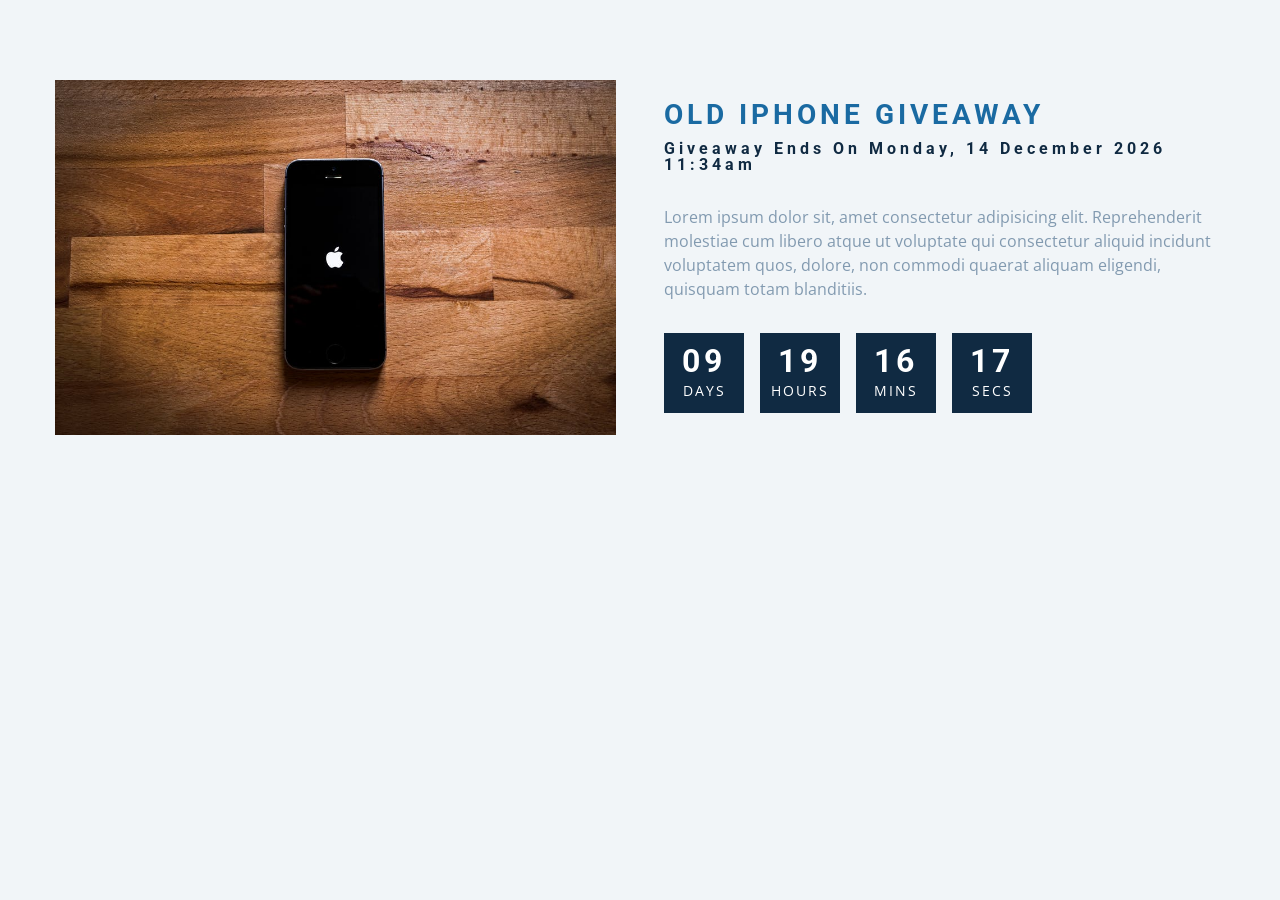
<file: index.html>
<!DOCTYPE html>
<html lang="en">

<head>
    <meta charset="UTF-8">
    <meta name="viewport" content="width=device-width, initial-scale=1.0">
    <link rel="stylesheet" href="./counter.css">
    <title>count down</title>
</head>

<body>
    <section class="section-center-downCounter">
        <!-- image -->
        <article class="gift-img">
            <img src="./gift.jpeg" alt="gift" />
        </article>
        <!-- info -->
        <article class="gift-info">
            <h3>old iphone giveaway</h3>
            <h4 class="giveaway">
                giveaway ends on Sunday, 24 April 2020, 8:00am
            </h4>
            <p>
                Lorem ipsum dolor sit, amet consectetur adipisicing elit.
                Reprehenderit molestiae cum libero atque ut voluptate qui consectetur
                aliquid incidunt voluptatem quos, dolore, non commodi quaerat aliquam
                eligendi, quisquam totam blanditiis.
            </p>
            <div class="deadline">
                <!-- days -->
                <div class="deadline-format">
                    <div>
                        <h4 class="days">34</h4>
                        <span>days</span>
                    </div>
                </div>
                <!-- end of days -->
                <!-- days -->
                <div class="deadline-format">
                    <div>
                        <h4 class="hours">34</h4>
                        <span>hours</span>
                    </div>
                </div>
                <!-- end of days -->
                <!-- minutes -->
                <div class="deadline-format">
                    <div>
                        <h4 class="minutes">34</h4>
                        <span>mins</span>
                    </div>
                </div>
                <!-- end of days -->
                <!-- minutes -->
                <div class="deadline-format">
                    <div>
                        <h4 class="seconds">34</h4>
                        <span>secs</span>
                    </div>
                </div>
                <!-- end of days -->
            </div>
        </article>
    </section>
    <script src="./countDown.js"></script>
</body>

</html>
</file>
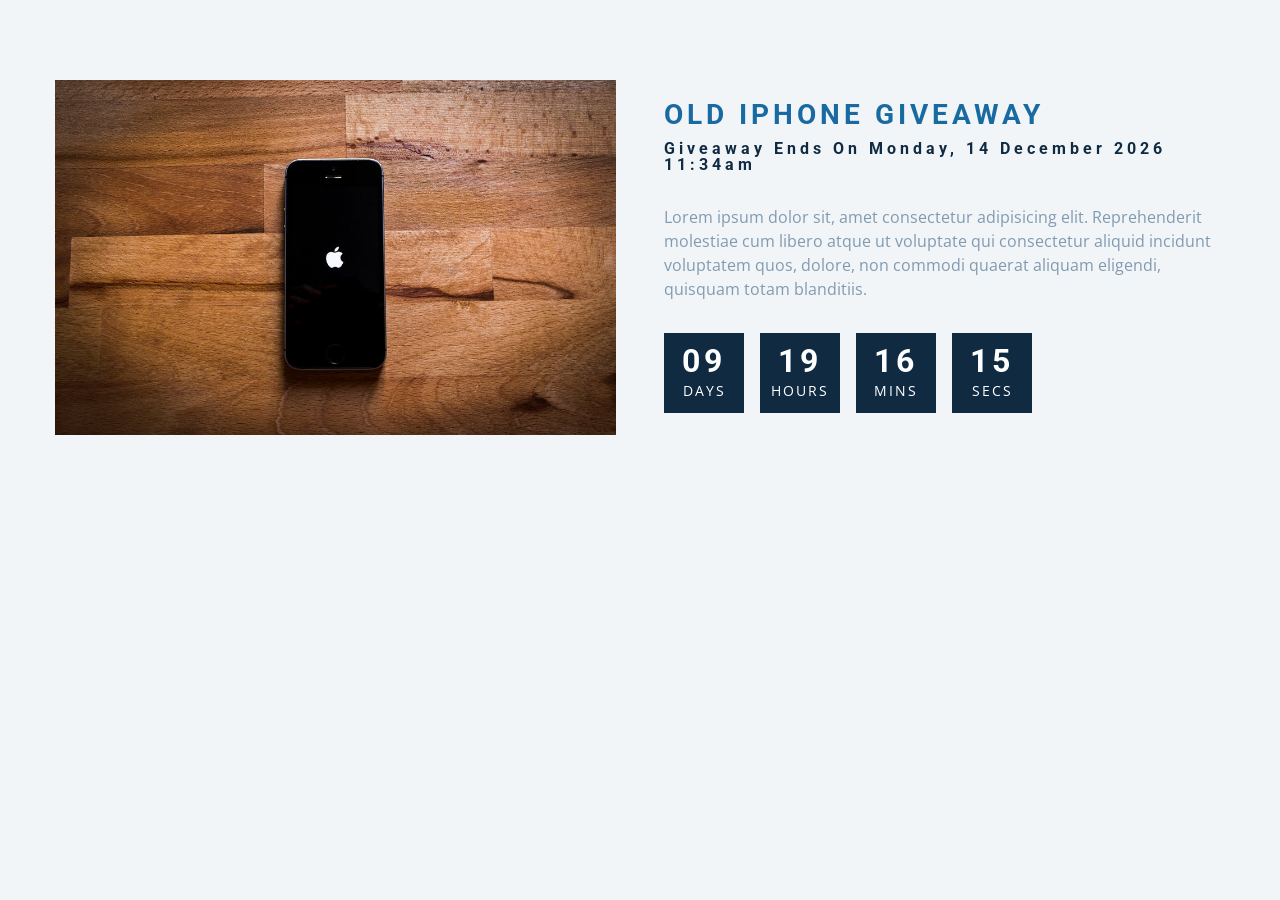
<file: countDown.html>
<!DOCTYPE html>
<html lang="en">

<head>
    <meta charset="UTF-8">
    <meta name="viewport" content="width=device-width, initial-scale=1.0">
    <link rel="stylesheet" href="./counter.css">
    <title>count down</title>
</head>

<body>
    <section class="section-center-downCounter">
        <!-- image -->
        <article class="gift-img">
            <img src="./gift.jpeg" alt="gift" />
        </article>
        <!-- info -->
        <article class="gift-info">
            <h3>old iphone giveaway</h3>
            <h4 class="giveaway">
                giveaway ends on Sunday, 24 April 2020, 8:00am
            </h4>
            <p>
                Lorem ipsum dolor sit, amet consectetur adipisicing elit.
                Reprehenderit molestiae cum libero atque ut voluptate qui consectetur
                aliquid incidunt voluptatem quos, dolore, non commodi quaerat aliquam
                eligendi, quisquam totam blanditiis.
            </p>
            <div class="deadline">
                <!-- days -->
                <div class="deadline-format">
                    <div>
                        <h4 class="days">34</h4>
                        <span>days</span>
                    </div>
                </div>
                <!-- end of days -->
                <!-- days -->
                <div class="deadline-format">
                    <div>
                        <h4 class="hours">34</h4>
                        <span>hours</span>
                    </div>
                </div>
                <!-- end of days -->
                <!-- minutes -->
                <div class="deadline-format">
                    <div>
                        <h4 class="minutes">34</h4>
                        <span>mins</span>
                    </div>
                </div>
                <!-- end of days -->
                <!-- minutes -->
                <div class="deadline-format">
                    <div>
                        <h4 class="seconds">34</h4>
                        <span>secs</span>
                    </div>
                </div>
                <!-- end of days -->
            </div>
        </article>
    </section>
    <script src="./countDown.js"></script>
</body>

</html>
</file>
<file: counter.css>
/*
=============== 
Fonts
===============
*/
@import url("https://fonts.googleapis.com/css?family=Open+Sans|Roboto:400,700&display=swap");

/*
=============== 
Variables
===============
*/

:root {
    /* dark shades of primary color*/
    --clr-primary-1: hsl(205, 86%, 17%);
    --clr-primary-2: hsl(205, 77%, 27%);
    --clr-primary-3: hsl(205, 72%, 37%);
    --clr-primary-4: hsl(205, 63%, 48%);
    /* primary/main color */
    --clr-primary-5: hsl(205, 78%, 60%);
    /* lighter shades of primary color */
    --clr-primary-6: hsl(205, 89%, 70%);
    --clr-primary-7: hsl(205, 90%, 76%);
    --clr-primary-8: hsl(205, 86%, 81%);
    --clr-primary-9: hsl(205, 90%, 88%);
    --clr-primary-10: hsl(205, 100%, 96%);
    /* darkest grey - used for headings */
    --clr-grey-1: hsl(209, 61%, 16%);
    --clr-grey-2: hsl(211, 39%, 23%);
    --clr-grey-3: hsl(209, 34%, 30%);
    --clr-grey-4: hsl(209, 28%, 39%);
    /* grey used for paragraphs */
    --clr-grey-5: hsl(210, 22%, 49%);
    --clr-grey-6: hsl(209, 23%, 60%);
    --clr-grey-7: hsl(211, 27%, 70%);
    --clr-grey-8: hsl(210, 31%, 80%);
    --clr-grey-9: hsl(212, 33%, 89%);
    --clr-grey-10: hsl(210, 36%, 96%);
    --clr-white: #fff;
    --clr-red-dark: hsl(360, 67%, 44%);
    --clr-red-light: hsl(360, 71%, 66%);
    --clr-green-dark: hsl(125, 67%, 44%);
    --clr-green-light: hsl(125, 71%, 66%);
    --clr-black: #222;
    --ff-primary: "Roboto", sans-serif;
    --ff-secondary: "Open Sans", sans-serif;
    --transition: all 0.3s linear;
    --spacing: 0.25rem;
    --radius: 0.5rem;
    --light-shadow: 0 5px 15px rgba(0, 0, 0, 0.1);
    --dark-shadow: 0 5px 15px rgba(0, 0, 0, 0.2);
    --max-width: 1170px;
    --fixed-width: 620px;
}

/*
=============== 
Global Styles
===============
*/

*,
::after,
::before {
    margin: 0;
    padding: 0;
    box-sizing: border-box;
}

body {
    font-family: var(--ff-secondary);
    background: var(--clr-grey-10);
    color: var(--clr-grey-1);
    line-height: 1.5;
    font-size: 0.875rem;
}

ul {
    list-style-type: none;
}

a {
    text-decoration: none;
}

img:not(.nav-logo) {
    width: 100%;
    display: block;
}

h1,
h2,
h3,
h4 {
    letter-spacing: var(--spacing);
    text-transform: capitalize;
    line-height: 1.25;
    margin-bottom: 0.75rem;
    font-family: var(--ff-primary);
}

h1 {
    font-size: 3rem;
}

h2 {
    font-size: 2rem;
}

h3 {
    font-size: 1.25rem;
}

h4 {
    font-size: 0.875rem;
}

p {
    margin-bottom: 1.25rem;
    color: var(--clr-grey-5);
}

@media screen and (min-width: 800px) {
    h1 {
        font-size: 4rem;
    }

    h2 {
        font-size: 2.5rem;
    }

    h3 {
        font-size: 1.75rem;
    }

    h4 {
        font-size: 1rem;
    }

    body {
        font-size: 1rem;
    }

    h1,
    h2,
    h3,
    h4 {
        line-height: 1;
    }
}

/*  global classes */

.btn {
    text-transform: uppercase;
    background: transparent;
    color: var(--clr-black);
    padding: 0.375rem 0.75rem;
    letter-spacing: var(--spacing);
    display: inline-block;
    transition: var(--transition);
    font-size: 0.875rem;
    border: 2px solid var(--clr-black);
    cursor: pointer;
    box-shadow: 0 1px 3px rgba(0, 0, 0, 0.2);
    border-radius: var(--radius);
}

.btn:hover {
    color: var(--clr-white);
    background: var(--clr-black);
}

/* section */
.section {
    padding: 5rem 0;
}

.section-center {
    width: 90vw;
    margin: 0 auto;
    max-width: 1170px;
}

.section-center-downCounter{

        width: 90vw;
        margin: 5rem auto;
        max-width: 1170px;
}

@media screen and (min-width: 992px) {
    .section-center {
        width: 95vw;
    }
}

/*
=============== 
Counter
===============
*/

main {
    min-height: 100vh;
    display: grid;
    place-items: center;
}

.container {
    text-align: center;
}

#value {
    font-size: 6rem;
    font-weight: bold;
}

.btn {
    margin: 0.5rem;
}


/* =============== 
Countdown Timer
=============== */
*/
.gift-img {
  margin-bottom: 2rem;
}
.gift-info h3 {
  text-transform: uppercase;
  color: var(--clr-primary-3);
}
.gift-info p {
  color: var(--clr-grey-6);
}
.date {
  color: var(--clr-grey-5);
  font-size: 0.85rem;
}
@media screen and (min-width: 992px) {
  .section-center-downCounter {
    display: grid;
    grid-template-columns: 1fr 1fr;
    place-items: center;
    gap: 3rem;
    width: 95vw;
  }
  .gift-img {
    margin-bottom: 0;
  }
}
.gift-info p {
  margin: 2rem 0;
}
.deadline {
  display: flex;
}
.deadline-format {
  background: var(--clr-grey-1);
  color: var(--clr-white);
  margin-right: 1rem;
  width: 5rem;
  height: 5rem;
  display: grid;
  place-items: center;
  text-align: center;
}
.deadline-format span {
  display: block;
  text-transform: uppercase;
  letter-spacing: 2px;
  font-size: 0.85rem;
}
.deadline h4:not(.expired) {
  font-size: 2rem;
  margin-bottom: 0.25rem;
  letter-spacing: var(--spacing);
}
</file>
